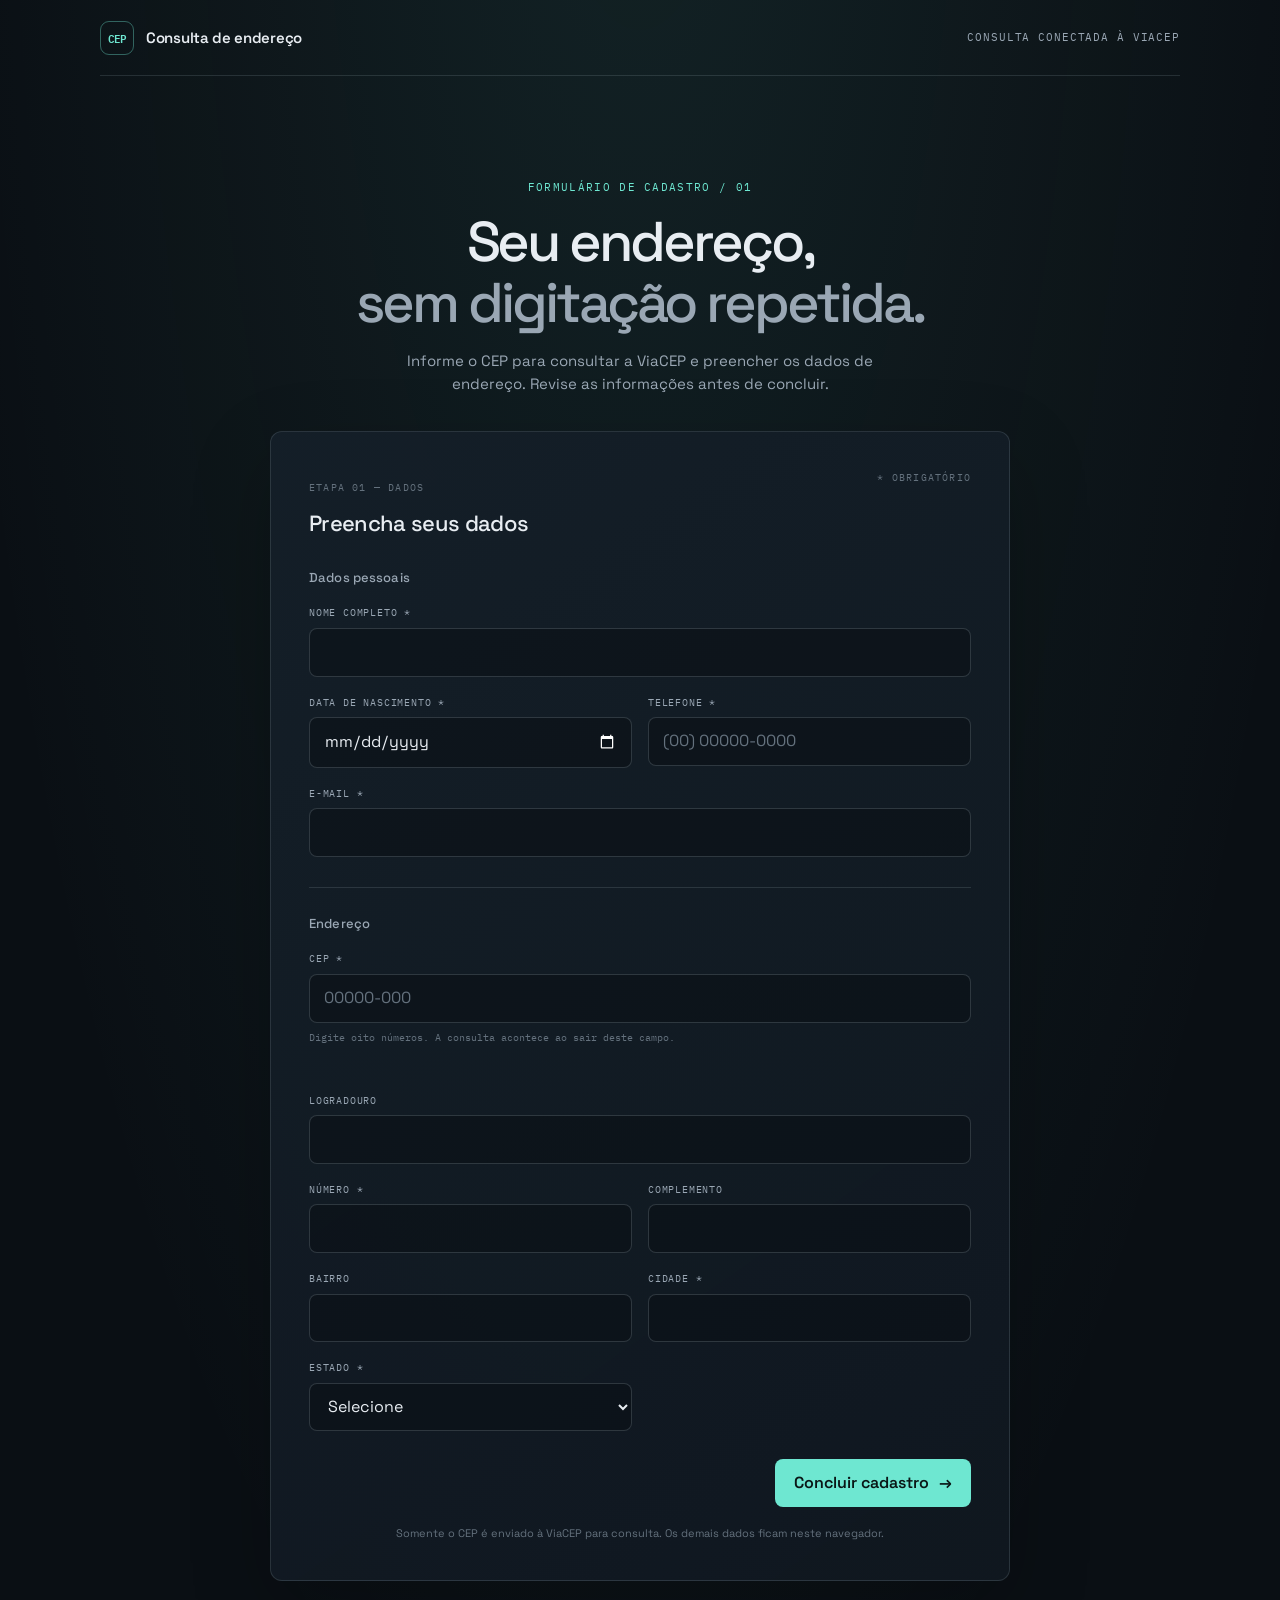
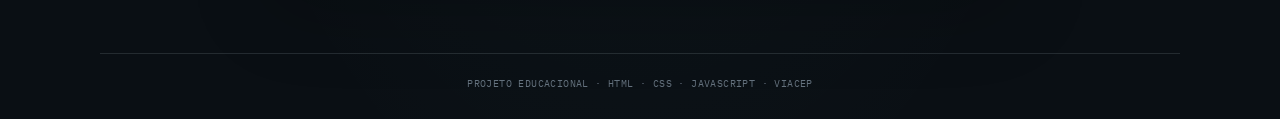
<file: index.html>
<!doctype html>
<html lang="pt-BR">

<head>
    <meta charset="utf-8">
    <meta name="viewport" content="width=device-width, initial-scale=1">
    <meta name="description" content="Formulário de cadastro com preenchimento de endereço pela API ViaCEP.">
    <meta name="theme-color" content="#0a0f14">
    <title>Consulta de endereço | CEP em fluxo</title>
    <link rel="preconnect" href="https://fonts.googleapis.com">
    <link rel="preconnect" href="https://fonts.gstatic.com" crossorigin>
    <link href="https://fonts.googleapis.com/css2?family=IBM+Plex+Mono:wght@400;500&family=Space+Grotesk:wght@400;500;600;700&display=swap" rel="stylesheet">
    <link rel="stylesheet" href="./styles/styles.css">
</head>

<body>
    <div class="site-shell">
        <header class="topbar">
            <a class="brand" href="./index.html" aria-label="Consulta de endereço, início">
                <span class="brand-mark" aria-hidden="true">CEP</span>
                <span>Consulta de endereço</span>
            </a>
            <span class="topbar-note">Consulta conectada à ViaCEP</span>
        </header>

        <main class="page-main">
            <section class="intro" aria-labelledby="page-title">
                <p class="eyebrow">FORMULÁRIO DE CADASTRO / 01</p>
                <h1 id="page-title">Seu endereço,<br><span>sem digitação repetida.</span></h1>
                <p class="intro-copy">Informe o CEP para consultar a ViaCEP e preencher os dados de endereço. Revise as informações antes de concluir.</p>
            </section>

            <section class="form-card" aria-labelledby="form-title">
                <div class="card-heading">
                    <div>
                        <p class="step-label">ETAPA 01 — DADOS</p>
                        <h2 id="form-title">Preencha seus dados</h2>
                    </div>
                    <span class="step-label">* OBRIGATÓRIO</span>
                </div>

                <form id="formulario">
                    <section class="form-section" aria-labelledby="personal-title">
                        <h3 id="personal-title">Dados pessoais</h3>
                        <div class="field-grid">
                            <div class="field field--wide">
                                <label class="field-label" for="nome">Nome completo *</label>
                                <input class="field-control" id="nome" name="nome" type="text" autocomplete="name" required>
                            </div>
                            <div class="field">
                                <label class="field-label" for="nascimento">Data de nascimento *</label>
                                <input class="field-control" id="nascimento" name="nascimento" type="date" autocomplete="bday" required>
                            </div>
                            <div class="field">
                                <label class="field-label" for="telefone">Telefone *</label>
                                <input class="field-control" id="telefone" name="telefone" type="tel" autocomplete="tel" placeholder="(00) 00000-0000" required>
                            </div>
                            <div class="field field--wide">
                                <label class="field-label" for="email">E-mail *</label>
                                <input class="field-control" id="email" name="email" type="email" autocomplete="email" required>
                            </div>
                        </div>
                    </section>

                    <section class="form-section" aria-labelledby="address-title">
                        <h3 id="address-title">Endereço</h3>
                        <div class="field-grid">
                            <div class="field field--wide">
                                <label class="field-label" for="cep">CEP *</label>
                                <input class="field-control" id="cep" name="cep" type="text" inputmode="numeric"
                                    autocomplete="postal-code" placeholder="00000-000" maxlength="9"
                                    pattern="[0-9]{5}-?[0-9]{3}" aria-describedby="cep-hint cep-feedback" required>
                                <span class="field-hint" id="cep-hint">Digite oito números. A consulta acontece ao sair deste campo.</span>
                                <p class="cep-feedback" id="cep-feedback" role="status" aria-live="polite" aria-atomic="true"></p>
                            </div>
                            <div class="field field--wide">
                                <label class="field-label" for="endereco">Logradouro</label>
                                <input class="field-control" id="endereco" name="endereco" type="text" autocomplete="address-line1">
                            </div>
                            <div class="field">
                                <label class="field-label" for="numero">Número *</label>
                                <input class="field-control" id="numero" name="numero" type="text" autocomplete="address-line2" required>
                            </div>
                            <div class="field">
                                <label class="field-label" for="complemento">Complemento</label>
                                <input class="field-control" id="complemento" name="complemento" type="text">
                            </div>
                            <div class="field">
                                <label class="field-label" for="bairro">Bairro</label>
                                <input class="field-control" id="bairro" name="bairro" type="text">
                            </div>
                            <div class="field">
                                <label class="field-label" for="cidade">Cidade *</label>
                                <input class="field-control" id="cidade" name="cidade" type="text" autocomplete="address-level2" required>
                            </div>
                            <div class="field">
                                <label class="field-label" for="estado">Estado *</label>
                                <select class="field-control" id="estado" name="estado" autocomplete="address-level1" required>
                                    <option value="">Selecione</option>
                                    <option value="AC">Acre</option>
                                    <option value="AL">Alagoas</option>
                                    <option value="AP">Amapá</option>
                                    <option value="AM">Amazonas</option>
                                    <option value="BA">Bahia</option>
                                    <option value="CE">Ceará</option>
                                    <option value="DF">Distrito Federal</option>
                                    <option value="ES">Espírito Santo</option>
                                    <option value="GO">Goiás</option>
                                    <option value="MA">Maranhão</option>
                                    <option value="MT">Mato Grosso</option>
                                    <option value="MS">Mato Grosso do Sul</option>
                                    <option value="MG">Minas Gerais</option>
                                    <option value="PA">Pará</option>
                                    <option value="PB">Paraíba</option>
                                    <option value="PR">Paraná</option>
                                    <option value="PE">Pernambuco</option>
                                    <option value="PI">Piauí</option>
                                    <option value="RJ">Rio de Janeiro</option>
                                    <option value="RN">Rio Grande do Norte</option>
                                    <option value="RS">Rio Grande do Sul</option>
                                    <option value="RO">Rondônia</option>
                                    <option value="RR">Roraima</option>
                                    <option value="SC">Santa Catarina</option>
                                    <option value="SP">São Paulo</option>
                                    <option value="SE">Sergipe</option>
                                    <option value="TO">Tocantins</option>
                                </select>
                            </div>
                        </div>
                    </section>

                    <div class="form-actions">
                        <button class="button button-primary" id="enviar" type="submit">
                            Concluir cadastro <span aria-hidden="true">→</span>
                        </button>
                    </div>
                    <p class="privacy-note">Somente o CEP é enviado à ViaCEP para consulta. Os demais dados ficam neste navegador.</p>
                </form>
            </section>
        </main>

        <footer class="page-footer">PROJETO EDUCACIONAL · HTML · CSS · JAVASCRIPT · VIACEP</footer>
    </div>
    <script src="./script.js?v=2"></script>
</body>

</html>
</file>
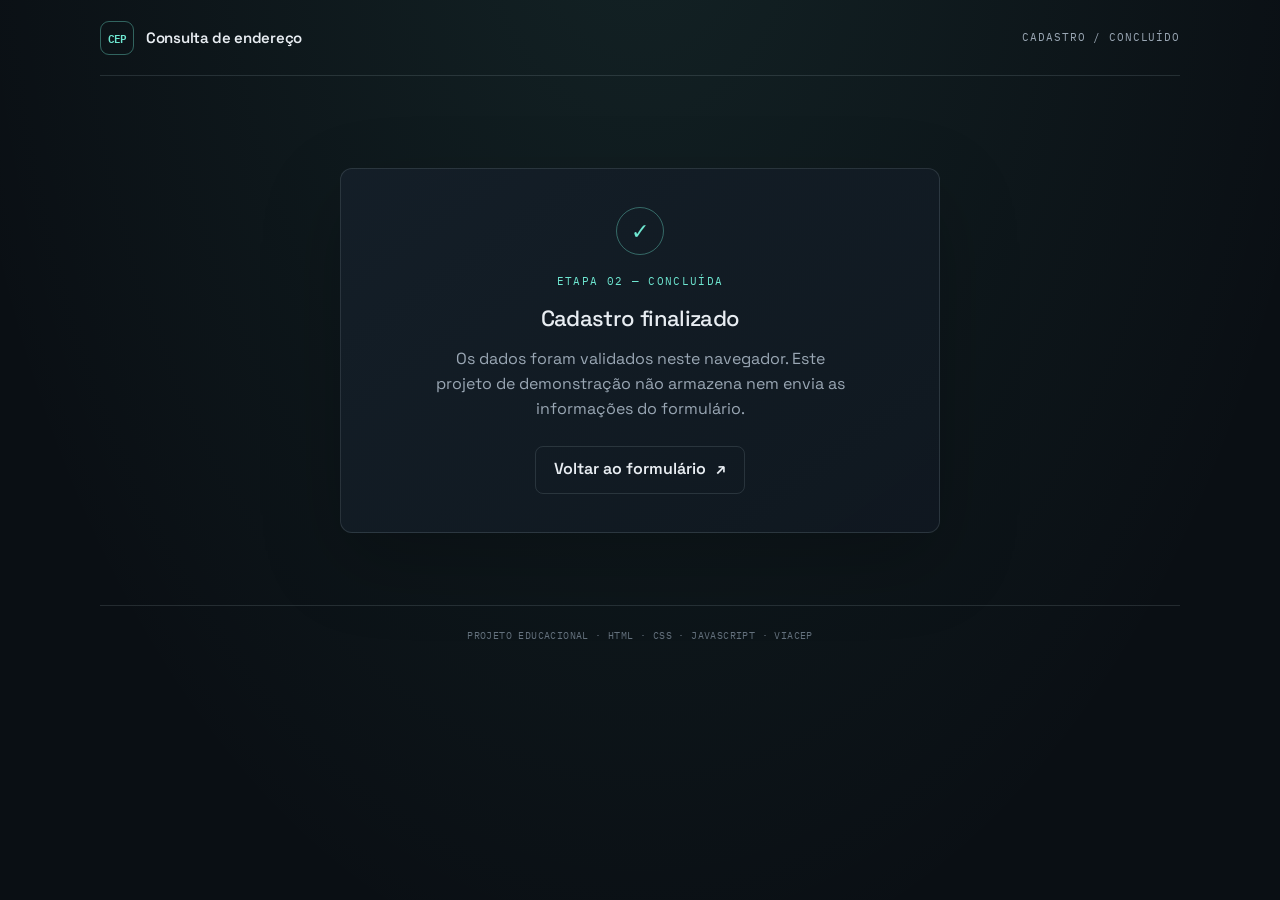
<file: cadastro-finalizado.html>
<!doctype html>
<html lang="pt-BR">

<head>
    <meta charset="utf-8">
    <meta name="viewport" content="width=device-width, initial-scale=1">
    <meta name="description" content="Confirmação do preenchimento do formulário de cadastro.">
    <meta name="theme-color" content="#0a0f14">
    <title>Cadastro concluído | Consulta de endereço</title>
    <link rel="preconnect" href="https://fonts.googleapis.com">
    <link rel="preconnect" href="https://fonts.gstatic.com" crossorigin>
    <link href="https://fonts.googleapis.com/css2?family=IBM+Plex+Mono:wght@400;500&family=Space+Grotesk:wght@400;500;600;700&display=swap" rel="stylesheet">
    <link rel="stylesheet" href="./styles/styles.css">
</head>

<body>
    <div class="site-shell">
        <header class="topbar">
            <a class="brand" href="./index.html" aria-label="Consulta de endereço, início">
                <span class="brand-mark" aria-hidden="true">CEP</span>
                <span>Consulta de endereço</span>
            </a>
            <span class="topbar-note">Cadastro / concluído</span>
        </header>

        <main class="page-main">
            <section class="success-card" aria-labelledby="success-title">
                <span class="success-mark" aria-hidden="true">✓</span>
                <p class="success-label eyebrow">ETAPA 02 — CONCLUÍDA</p>
                <h1 id="success-title">Cadastro finalizado</h1>
                <p>Os dados foram validados neste navegador. Este projeto de demonstração não armazena nem envia as informações do formulário.</p>
                <a class="button button-secondary" href="./index.html">Voltar ao formulário <span aria-hidden="true">↗</span></a>
            </section>
        </main>

        <footer class="page-footer">PROJETO EDUCACIONAL · HTML · CSS · JAVASCRIPT · VIACEP</footer>
    </div>
</body>

</html>
</file>
<file: styles/styles.css>
:root {
    color-scheme: dark;
    --bg: #0a0f14;
    --surface: #101820;
    --surface-raised: #151f29;
    --text: #e8edf2;
    --muted: #9aa7b4;
    --dim: #64717d;
    --line: rgba(210, 227, 239, 0.13);
    --accent: #6ee7d1;
    --accent-strong: #9af3e2;
    --danger: #ff8f91;
    --success: #6ee7d1;
    --sans: "Space Grotesk", "Segoe UI", sans-serif;
    --mono: "IBM Plex Mono", "Cascadia Code", monospace;
    --radius: 12px;
    --ease: 180ms ease;
}

* {
    box-sizing: border-box;
}

html {
    min-width: 320px;
    background: var(--bg);
}

body {
    min-width: 320px;
    min-height: 100vh;
    margin: 0;
    background:
        radial-gradient(ellipse at 50% -18%, rgba(110, 231, 209, 0.09), transparent 44rem),
        var(--bg);
    color: var(--text);
    font-family: var(--sans);
    font-size: 16px;
    line-height: 1.55;
    -webkit-font-smoothing: antialiased;
}

button,
input,
select {
    font: inherit;
}

a {
    color: inherit;
}

.site-shell {
    width: min(100% - 40px, 1080px);
    margin: 0 auto;
}

.topbar {
    min-height: 76px;
    display: flex;
    align-items: center;
    justify-content: space-between;
    border-bottom: 1px solid var(--line);
}

.brand {
    display: inline-flex;
    align-items: center;
    gap: 12px;
    color: var(--text);
    font-size: 15px;
    font-weight: 600;
    letter-spacing: -0.02em;
    text-decoration: none;
}

.brand-mark {
    display: grid;
    width: 34px;
    height: 34px;
    place-items: center;
    border: 1px solid rgba(110, 231, 209, 0.38);
    border-radius: 9px;
    color: var(--accent);
    font-family: var(--mono);
    font-size: 11px;
    letter-spacing: -0.08em;
}

.topbar-note,
.eyebrow,
.step-label,
.field-label,
.field-hint,
.page-footer,
.success-label {
    font-family: var(--mono);
}

.topbar-note {
    color: var(--muted);
    font-size: 11px;
    letter-spacing: 0.08em;
    text-transform: uppercase;
}

.page-main {
    padding: clamp(48px, 8vw, 92px) 0 72px;
}

.intro {
    max-width: 710px;
    margin: 0 auto 36px;
    text-align: center;
}

.eyebrow,
.step-label {
    color: var(--accent);
    font-size: 11px;
    letter-spacing: 0.12em;
    text-transform: uppercase;
}

.intro h1 {
    margin: 16px 0;
    font-size: clamp(34px, 6vw, 56px);
    font-weight: 500;
    letter-spacing: -0.055em;
    line-height: 1.08;
}

.intro h1 span {
    color: var(--muted);
}

.intro-copy {
    max-width: 540px;
    margin: 0 auto;
    color: var(--muted);
    font-size: 15px;
}

.form-card,
.success-card {
    width: min(100%, 740px);
    margin: 0 auto;
    padding: clamp(22px, 5vw, 38px);
    border: 1px solid var(--line);
    border-radius: var(--radius);
    background: linear-gradient(145deg, rgba(21, 31, 41, 0.94), rgba(16, 24, 32, 0.96));
    box-shadow: 0 28px 80px rgba(0, 0, 0, 0.22);
}

.card-heading {
    display: flex;
    align-items: flex-start;
    justify-content: space-between;
    gap: 20px;
    margin-bottom: 28px;
}

.card-heading h2,
.success-card h1 {
    margin: 6px 0 0;
    font-size: 22px;
    font-weight: 500;
    letter-spacing: -0.03em;
}

.step-label {
    color: var(--dim);
    font-size: 10px;
    white-space: nowrap;
}

.form-section + .form-section {
    margin-top: 30px;
    padding-top: 26px;
    border-top: 1px solid var(--line);
}

.form-section h3 {
    margin: 0 0 17px;
    color: var(--muted);
    font-size: 13px;
    font-weight: 500;
    letter-spacing: 0.01em;
}

.field-grid {
    display: grid;
    grid-template-columns: repeat(2, minmax(0, 1fr));
    gap: 18px 16px;
}

.field {
    min-width: 0;
}

.field--wide {
    grid-column: 1 / -1;
}

.field-label {
    display: block;
    margin-bottom: 7px;
    color: var(--muted);
    font-size: 10px;
    letter-spacing: 0.08em;
    text-transform: uppercase;
}

.field-control {
    width: 100%;
    min-height: 48px;
    padding: 11px 14px;
    border: 1px solid rgba(210, 227, 239, 0.17);
    border-radius: 8px;
    outline: none;
    background: rgba(10, 15, 20, 0.55);
    color: var(--text);
    transition: border-color var(--ease), box-shadow var(--ease), background var(--ease);
}

.field-control::placeholder {
    color: var(--dim);
    opacity: 1;
}

.field-control:hover {
    border-color: rgba(210, 227, 239, 0.32);
}

.field-control:focus-visible {
    border-color: var(--accent);
    background: rgba(10, 15, 20, 0.8);
    box-shadow: 0 0 0 3px rgba(110, 231, 209, 0.13);
}

.field-control[aria-invalid="true"] {
    border-color: var(--danger);
}

.field-hint {
    display: block;
    margin-top: 7px;
    color: var(--dim);
    font-size: 10px;
    line-height: 1.5;
}

.cep-row {
    display: grid;
    grid-template-columns: minmax(0, 1fr) auto;
    align-items: end;
    gap: 12px;
}

.cep-row .field {
    flex: 1;
}

.cep-feedback {
    min-height: 22px;
    margin: 8px 0 0;
    color: var(--muted);
    font-size: 12px;
}

.cep-feedback[data-state="loading"] {
    color: var(--accent);
}

.cep-feedback[data-state="success"] {
    color: var(--success);
}

.cep-feedback[data-state="error"] {
    color: var(--danger);
}

.button {
    min-height: 48px;
    display: inline-flex;
    align-items: center;
    justify-content: center;
    gap: 10px;
    padding: 0 18px;
    border: 1px solid transparent;
    border-radius: 8px;
    font-weight: 600;
    text-decoration: none;
    transition: background var(--ease), border-color var(--ease), color var(--ease), transform var(--ease);
}

.button-primary {
    background: var(--accent);
    color: #0a1716;
    cursor: pointer;
}

.button-primary:hover:not(:disabled) {
    background: var(--accent-strong);
    transform: translateY(-1px);
}

.button-primary:focus-visible,
.button-secondary:focus-visible {
    outline: 3px solid rgba(110, 231, 209, 0.35);
    outline-offset: 3px;
}

.button-primary:disabled {
    cursor: wait;
    opacity: 0.65;
}

.form-actions {
    display: flex;
    justify-content: flex-end;
    margin-top: 28px;
}

.privacy-note {
    margin: 18px 0 0;
    color: var(--dim);
    font-size: 11px;
    text-align: center;
}

.page-footer {
    padding: 22px 0 28px;
    border-top: 1px solid var(--line);
    color: var(--dim);
    font-size: 10px;
    letter-spacing: 0.04em;
    text-align: center;
}

.success-card {
    max-width: 600px;
    text-align: center;
}

.success-mark {
    width: 48px;
    height: 48px;
    display: grid;
    place-items: center;
    margin: 0 auto 18px;
    border: 1px solid rgba(110, 231, 209, 0.38);
    border-radius: 50%;
    color: var(--accent);
    font-size: 22px;
}

.success-card p:not(.success-label) {
    max-width: 420px;
    margin: 12px auto 24px;
    color: var(--muted);
}

.button-secondary {
    border-color: var(--line);
    color: var(--text);
}

.button-secondary:hover {
    border-color: rgba(110, 231, 209, 0.45);
    color: var(--accent);
}

@media (max-width: 560px) {
    .site-shell {
        width: min(100% - 28px, 1080px);
    }

    .topbar {
        min-height: 64px;
    }

    .topbar-note {
        font-size: 9px;
    }

    .page-main {
        padding: 52px 0 50px;
    }

    .intro {
        margin-bottom: 26px;
        text-align: left;
    }

    .intro-copy {
        margin: 0;
        font-size: 14px;
    }

    .form-card,
    .success-card {
        padding: 22px 18px;
    }

    .field-grid {
        grid-template-columns: minmax(0, 1fr);
        gap: 15px;
    }

    .field--wide {
        grid-column: auto;
    }

    .cep-row {
        grid-template-columns: minmax(0, 1fr);
    }

    .cep-row .button {
        width: 100%;
    }

    .form-actions .button {
        width: 100%;
    }
}

@media (prefers-reduced-motion: reduce) {
    *,
    *::before,
    *::after {
        scroll-behavior: auto !important;
        transition-duration: 0.01ms !important;
    }
}
</file>
